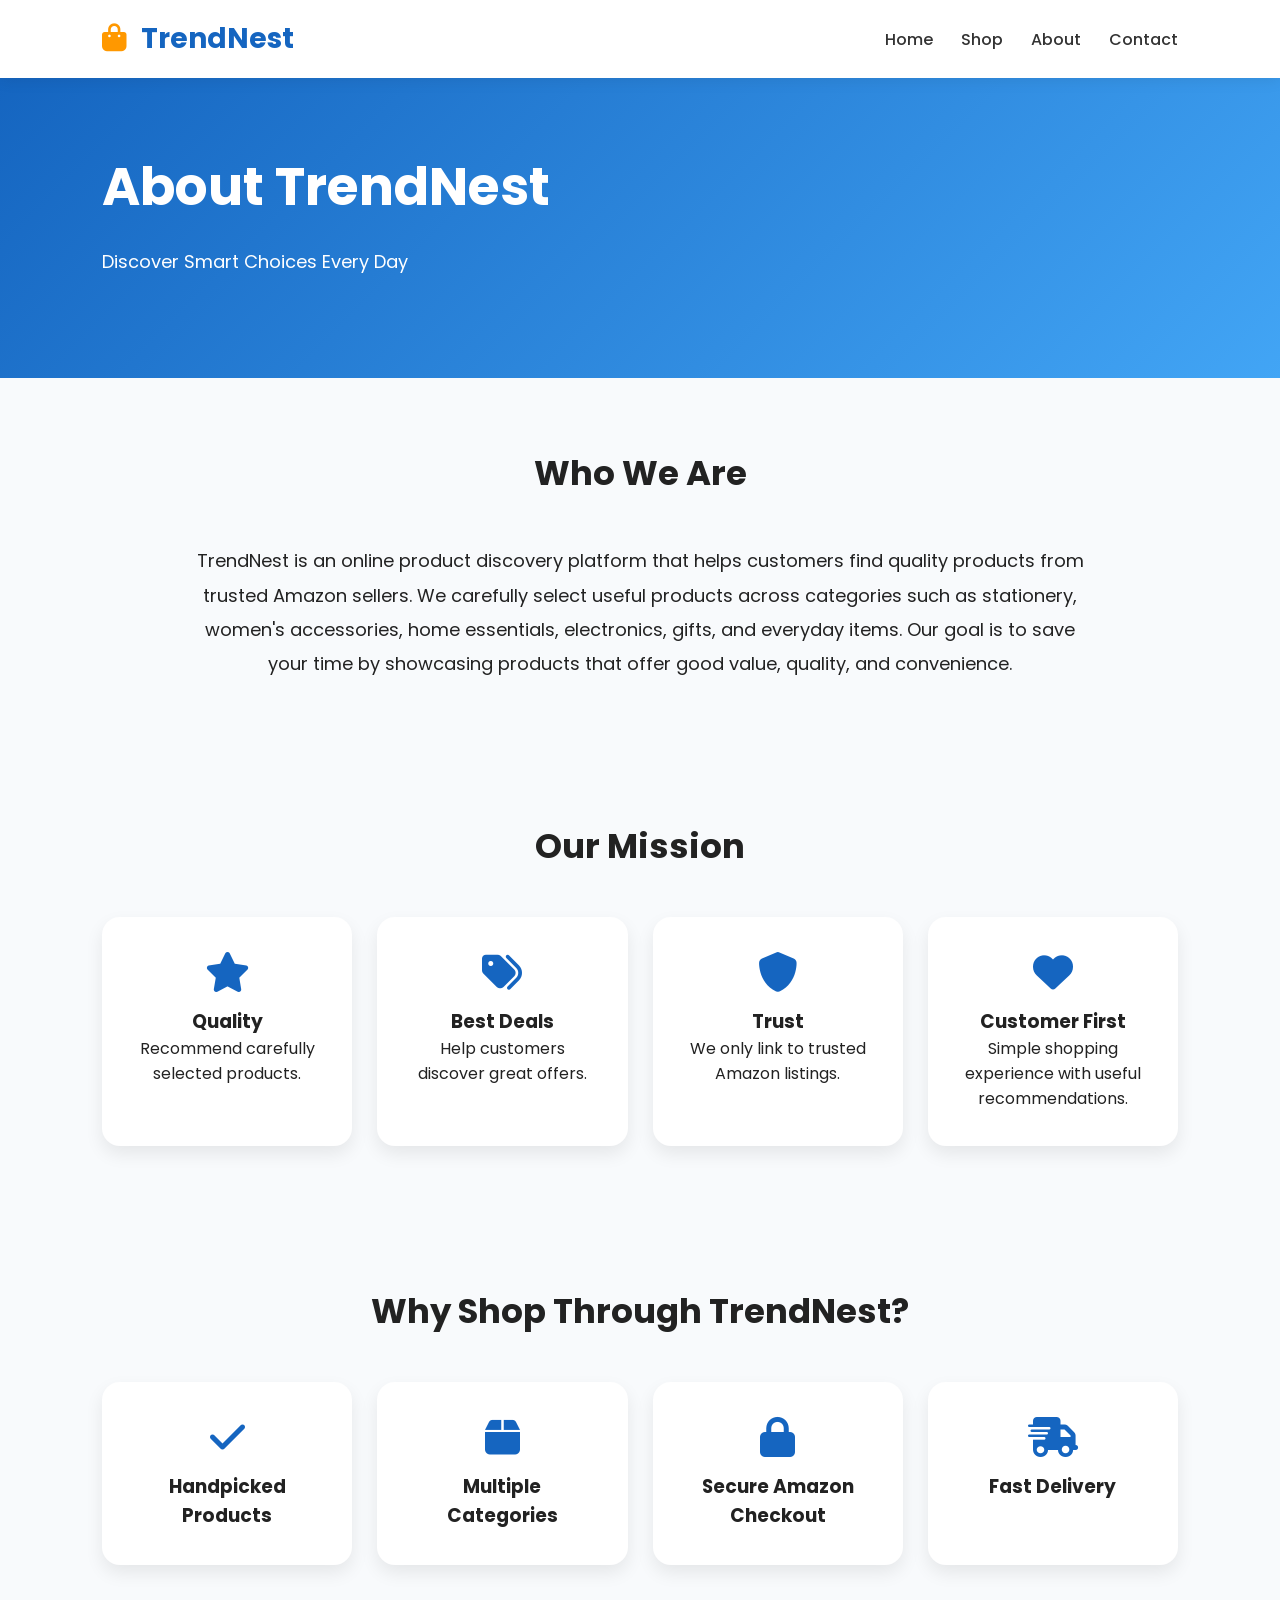
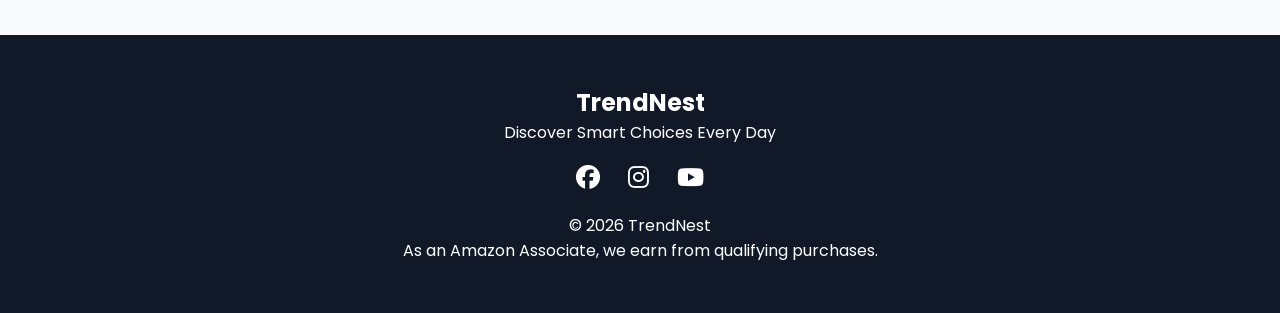
<file: about.html>
<!DOCTYPE html>
<html lang="en">

<head>

    <meta charset="UTF-8">
    <meta name="viewport" content="width=device-width, initial-scale=1.0">

    <title>About Us | TrendNest</title>

    <link rel="stylesheet" href="style.css">

    <link rel="preconnect" href="https://fonts.googleapis.com">

    <link href="https://fonts.googleapis.com/css2?family=Poppins:wght@300;400;500;600;700&display=swap" rel="stylesheet">

    <link rel="stylesheet"
    href="https://cdnjs.cloudflare.com/ajax/libs/font-awesome/6.6.0/css/all.min.css">

</head>

<body>

<header>

    <div class="logo">
        <i class="fa-solid fa-bag-shopping"></i>
        TrendNest
    </div>

    <nav>

        <ul>

            <li><a href="index.html">Home</a></li>

            <li><a href="shop.html">Shop</a></li>

            <li><a href="about.html">About</a></li>

            <li><a href="contact.html">Contact</a></li>

        </ul>

    </nav>

</header>

<section class="hero">

    <div class="hero-text">

        <h1>About TrendNest</h1>

        <p>

            Discover Smart Choices Every Day

        </p>

    </div>

</section>

<section>

    <h2>Who We Are</h2>

    <p style="text-align:center;max-width:900px;margin:auto;line-height:1.9;font-size:18px;">

        TrendNest is an online product discovery platform that helps customers
        find quality products from trusted Amazon sellers.

        We carefully select useful products across categories such as
        stationery, women's accessories, home essentials, electronics,
        gifts, and everyday items.

        Our goal is to save your time by showcasing products that offer
        good value, quality, and convenience.

    </p>

</section>

<section>

    <h2>Our Mission</h2>

    <div class="why-grid">

        <div>

            <i class="fa-solid fa-star"></i>

            <h3>Quality</h3>

            <p>

                Recommend carefully selected products.

            </p>

        </div>

        <div>

            <i class="fa-solid fa-tags"></i>

            <h3>Best Deals</h3>

            <p>

                Help customers discover great offers.

            </p>

        </div>

        <div>

            <i class="fa-solid fa-shield"></i>

            <h3>Trust</h3>

            <p>

                We only link to trusted Amazon listings.

            </p>

        </div>

        <div>

            <i class="fa-solid fa-heart"></i>

            <h3>Customer First</h3>

            <p>

                Simple shopping experience with useful recommendations.

            </p>

        </div>

    </div>

</section>

<section>

    <h2>Why Shop Through TrendNest?</h2>

    <div class="why-grid">

        <div>

            <i class="fa-solid fa-check"></i>

            <h3>Handpicked Products</h3>

        </div>

        <div>

            <i class="fa-solid fa-box"></i>

            <h3>Multiple Categories</h3>

        </div>

        <div>

            <i class="fa-solid fa-lock"></i>

            <h3>Secure Amazon Checkout</h3>

        </div>

        <div>

            <i class="fa-solid fa-truck-fast"></i>

            <h3>Fast Delivery</h3>

        </div>

    </div>

</section>

<footer>

    <div class="footer-content">

        <h2>TrendNest</h2>

        <p>

            Discover Smart Choices Every Day

        </p>

        <div class="social">

            <i class="fab fa-facebook"></i>

            <i class="fab fa-instagram"></i>

            <i class="fab fa-youtube"></i>

        </div>

        <p>

            © 2026 TrendNest

        </p>

        <p>

            As an Amazon Associate, we earn from qualifying purchases.

        </p>

    </div>

</footer>

</body>

</html>
</file>
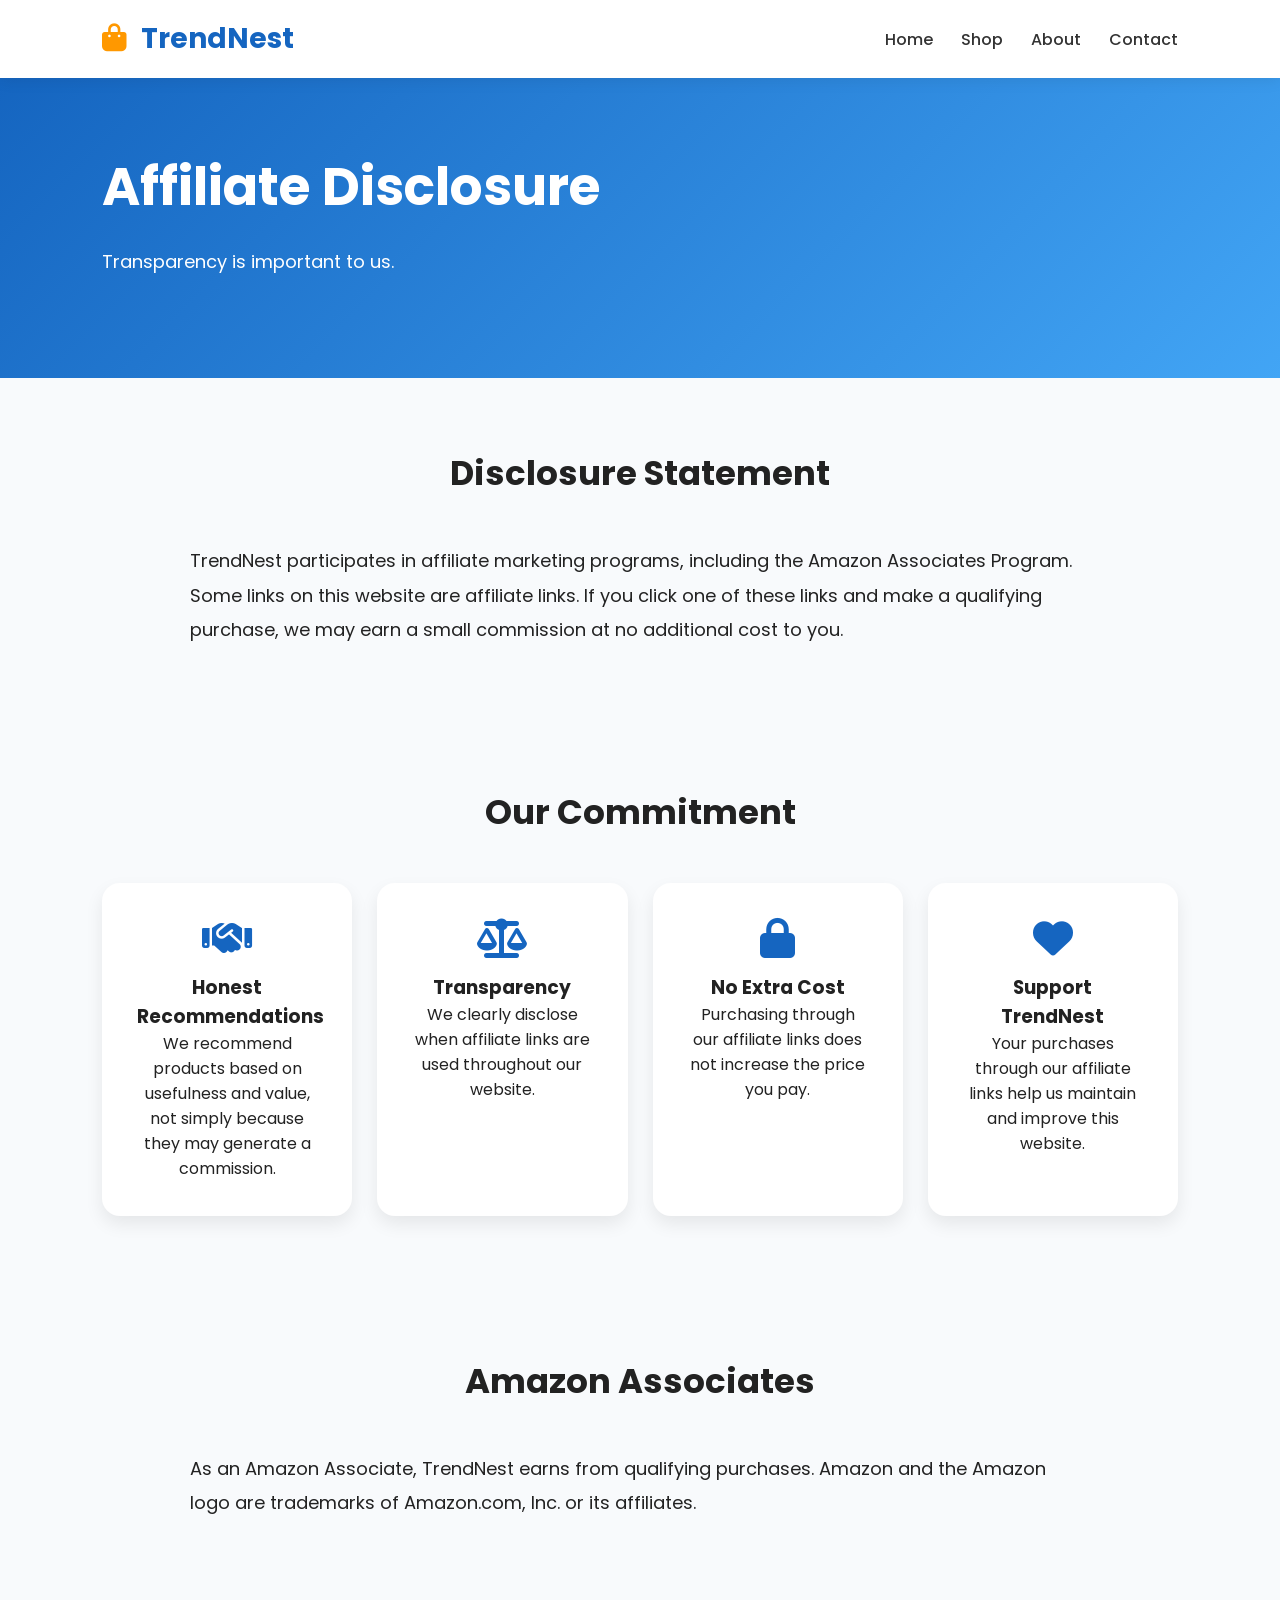
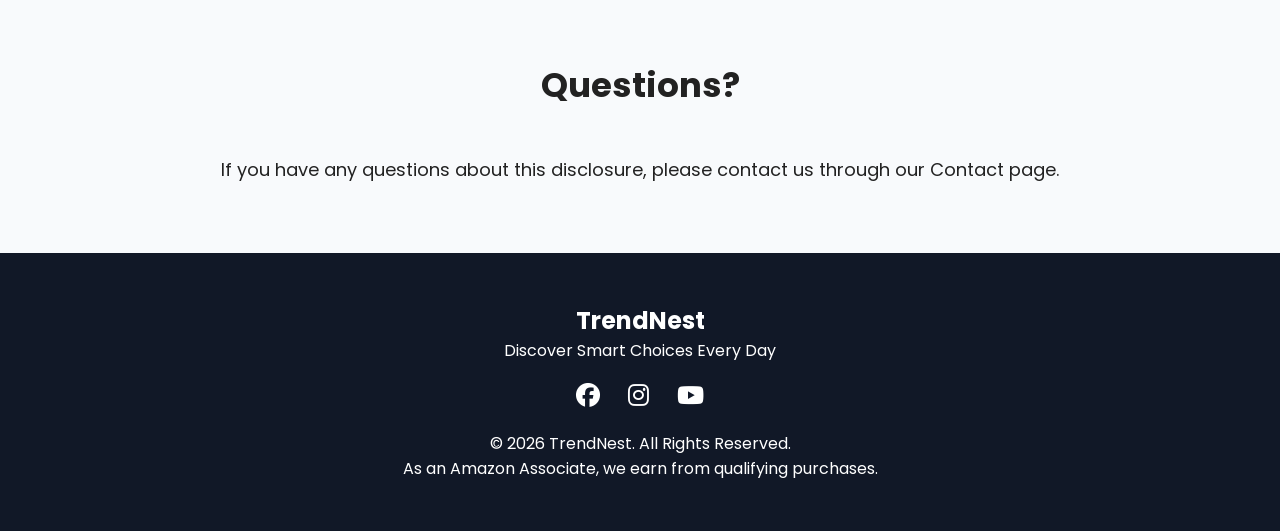
<file: affiliate-disclosure.html>
<!DOCTYPE html>
<html lang="en">

<head>

<meta charset="UTF-8">
<meta name="viewport" content="width=device-width, initial-scale=1.0">

<title>Affiliate Disclosure | TrendNest</title>

<link rel="stylesheet" href="style.css">

<link rel="preconnect" href="https://fonts.googleapis.com">

<link href="https://fonts.googleapis.com/css2?family=Poppins:wght@300;400;500;600;700&display=swap" rel="stylesheet">

<link rel="stylesheet"
href="https://cdnjs.cloudflare.com/ajax/libs/font-awesome/6.6.0/css/all.min.css">

</head>

<body>

<header>

<div class="logo">
<i class="fa-solid fa-bag-shopping"></i>
TrendNest
</div>

<nav>

<ul>

<li><a href="index.html">Home</a></li>

<li><a href="shop.html">Shop</a></li>

<li><a href="about.html">About</a></li>

<li><a href="contact.html">Contact</a></li>

</ul>

</nav>

</header>

<section class="hero">

<div class="hero-text">

<h1>Affiliate Disclosure</h1>

<p>

Transparency is important to us.

</p>

</div>

</section>

<section>

<h2>Disclosure Statement</h2>

<p style="max-width:900px;margin:auto;line-height:1.9;font-size:18px;">

TrendNest participates in affiliate marketing programs, including the
Amazon Associates Program.

Some links on this website are affiliate links. If you click one of
these links and make a qualifying purchase, we may earn a small
commission at no additional cost to you.

</p>

</section>

<section>

<h2>Our Commitment</h2>

<div class="why-grid">

<div>

<i class="fa-solid fa-handshake"></i>

<h3>Honest Recommendations</h3>

<p>

We recommend products based on usefulness and value, not simply because
they may generate a commission.

</p>

</div>

<div>

<i class="fa-solid fa-scale-balanced"></i>

<h3>Transparency</h3>

<p>

We clearly disclose when affiliate links are used throughout our
website.

</p>

</div>

<div>

<i class="fa-solid fa-lock"></i>

<h3>No Extra Cost</h3>

<p>

Purchasing through our affiliate links does not increase the price you
pay.

</p>

</div>

<div>

<i class="fa-solid fa-heart"></i>

<h3>Support TrendNest</h3>

<p>

Your purchases through our affiliate links help us maintain and improve
this website.

</p>

</div>

</div>

</section>

<section>

<h2>Amazon Associates</h2>

<p style="max-width:900px;margin:auto;line-height:1.9;font-size:18px;">

As an Amazon Associate, TrendNest earns from qualifying purchases.
Amazon and the Amazon logo are trademarks of Amazon.com, Inc. or its
affiliates.

</p>

</section>

<section>

<h2>Questions?</h2>

<p style="text-align:center;font-size:18px;">

If you have any questions about this disclosure, please contact us
through our Contact page.

</p>

</section>

<footer>

<div class="footer-content">

<h2>TrendNest</h2>

<p>

Discover Smart Choices Every Day

</p>

<div class="social">

<i class="fab fa-facebook"></i>

<i class="fab fa-instagram"></i>

<i class="fab fa-youtube"></i>

</div>

<p>

© 2026 TrendNest. All Rights Reserved.

</p>

<p>

As an Amazon Associate, we earn from qualifying purchases.

</p>

</div>

</footer>

</body>

</html>
</file>
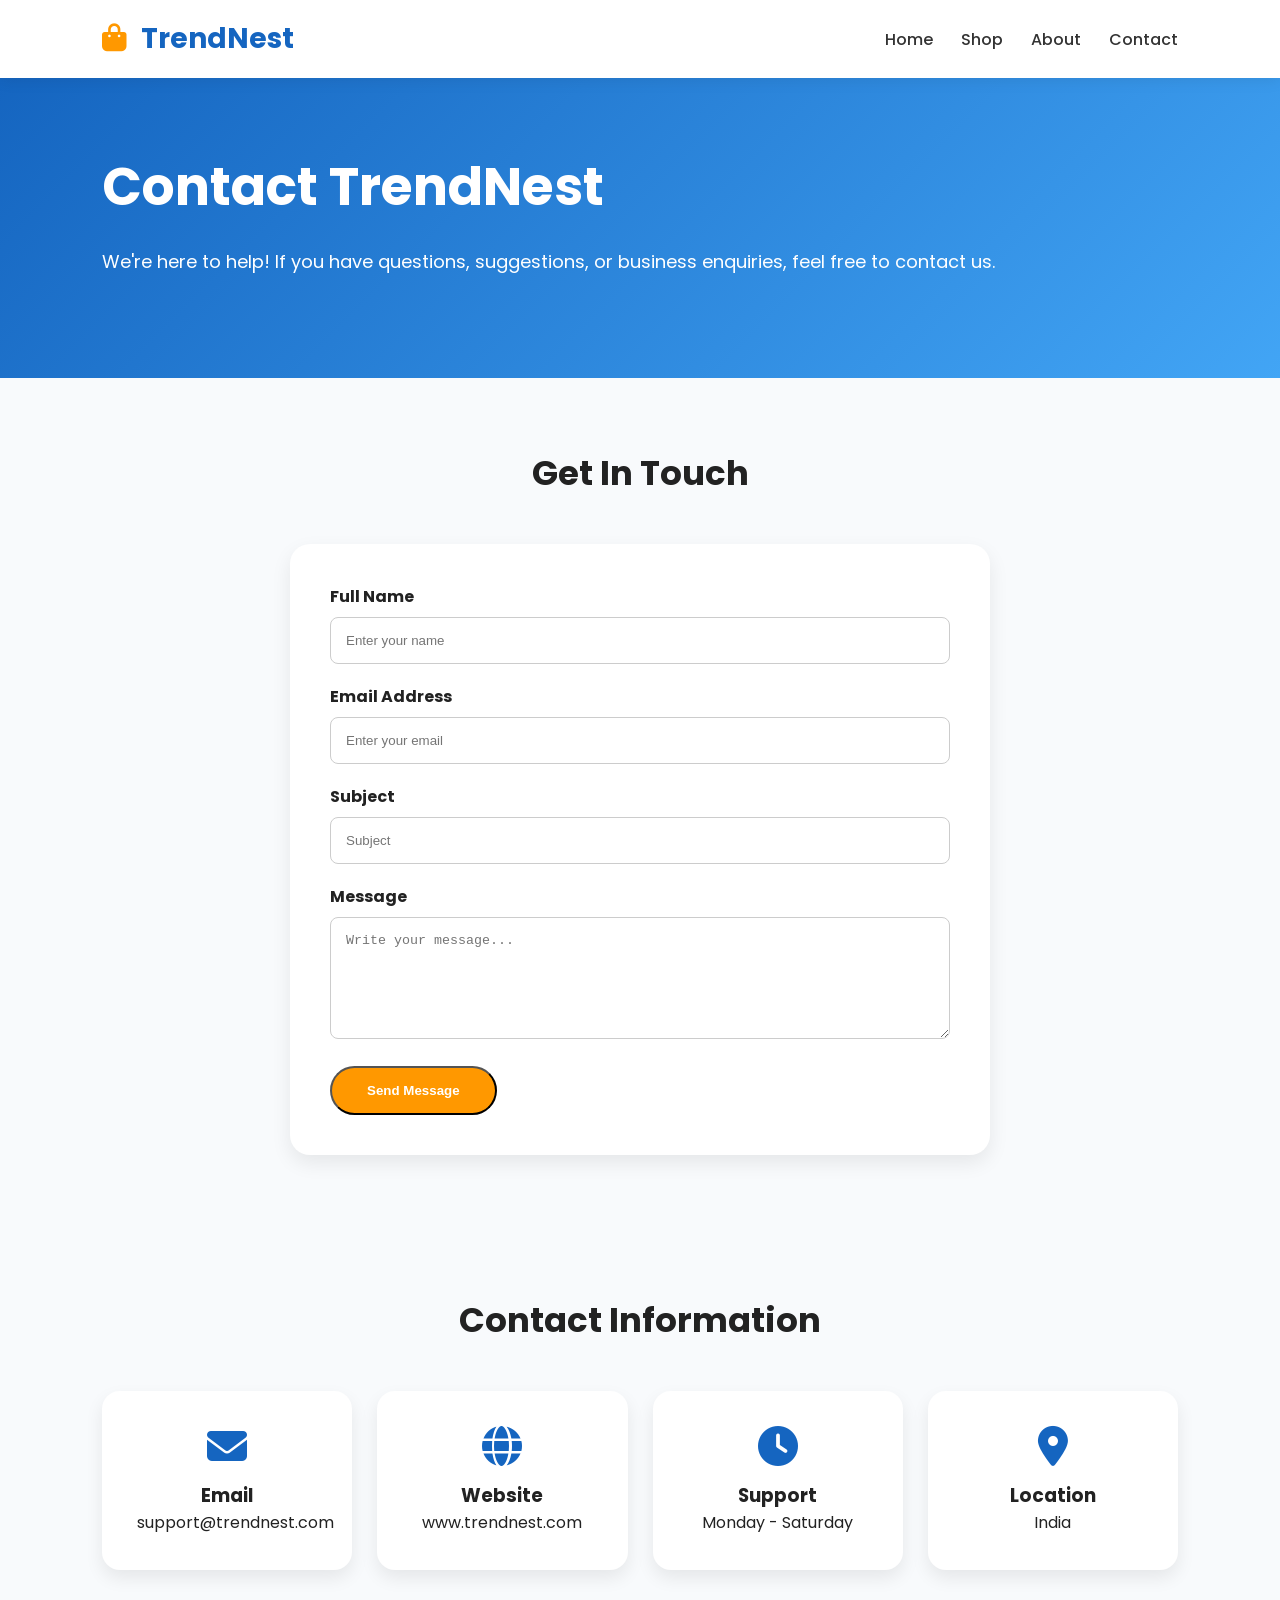
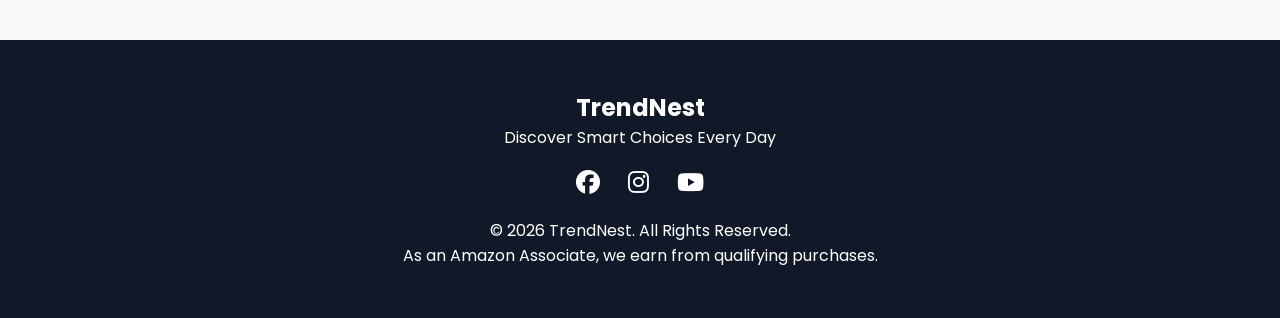
<file: contact.html>
<!DOCTYPE html>
<html lang="en">

<head>

<meta charset="UTF-8">
<meta name="viewport" content="width=device-width, initial-scale=1.0">

<title>Contact Us | TrendNest</title>

<link rel="stylesheet" href="style.css">

<link rel="preconnect" href="https://fonts.googleapis.com">

<link href="https://fonts.googleapis.com/css2?family=Poppins:wght@300;400;500;600;700&display=swap" rel="stylesheet">

<link rel="stylesheet"
href="https://cdnjs.cloudflare.com/ajax/libs/font-awesome/6.6.0/css/all.min.css">

</head>

<body>

<header>

<div class="logo">
<i class="fa-solid fa-bag-shopping"></i>
TrendNest
</div>

<nav>

<ul>

<li><a href="index.html">Home</a></li>

<li><a href="shop.html">Shop</a></li>

<li><a href="about.html">About</a></li>

<li><a href="contact.html">Contact</a></li>

</ul>

</nav>

</header>

<section class="hero">

<div class="hero-text">

<h1>Contact TrendNest</h1>

<p>
We're here to help! If you have questions, suggestions,
or business enquiries, feel free to contact us.
</p>

</div>

</section>

<section>

<h2>Get In Touch</h2>

<div style="max-width:700px;margin:auto;background:#fff;padding:40px;border-radius:20px;box-shadow:0 8px 20px rgba(0,0,0,.08);">

<form id="contactForm">

<div style="margin-bottom:20px;">

<label><strong>Full Name</strong></label>

<input
type="text"
id="name"
placeholder="Enter your name"
required
style="width:100%;padding:15px;border:1px solid #ccc;border-radius:8px;margin-top:8px;">

</div>

<div style="margin-bottom:20px;">

<label><strong>Email Address</strong></label>

<input
type="email"
id="email"
placeholder="Enter your email"
required
style="width:100%;padding:15px;border:1px solid #ccc;border-radius:8px;margin-top:8px;">

</div>

<div style="margin-bottom:20px;">

<label><strong>Subject</strong></label>

<input
type="text"
id="subject"
placeholder="Subject"
style="width:100%;padding:15px;border:1px solid #ccc;border-radius:8px;margin-top:8px;">

</div>

<div style="margin-bottom:20px;">

<label><strong>Message</strong></label>

<textarea
id="message"
rows="6"
placeholder="Write your message..."
required
style="width:100%;padding:15px;border:1px solid #ccc;border-radius:8px;margin-top:8px;"></textarea>

</div>

<button
type="submit"
class="btn">

Send Message

</button>

</form>

</div>

</section>

<section>

<h2>Contact Information</h2>

<div class="why-grid">

<div>

<i class="fa-solid fa-envelope"></i>

<h3>Email</h3>

<p>support@trendnest.com</p>

</div>

<div>

<i class="fa-solid fa-globe"></i>

<h3>Website</h3>

<p>www.trendnest.com</p>

</div>

<div>

<i class="fa-solid fa-clock"></i>

<h3>Support</h3>

<p>Monday - Saturday</p>

</div>

<div>

<i class="fa-solid fa-location-dot"></i>

<h3>Location</h3>

<p>India</p>

</div>

</div>

</section>

<footer>

<div class="footer-content">

<h2>TrendNest</h2>

<p>Discover Smart Choices Every Day</p>

<div class="social">

<i class="fab fa-facebook"></i>

<i class="fab fa-instagram"></i>

<i class="fab fa-youtube"></i>

</div>

<p>© 2026 TrendNest. All Rights Reserved.</p>

<p>
As an Amazon Associate, we earn from qualifying purchases.
</p>

</div>

</footer>

<script>

document.getElementById("contactForm").addEventListener("submit",function(e){

e.preventDefault();

alert("Thank you for contacting TrendNest. We will get back to you soon.");

this.reset();

});

</script>

</body>

</html>
</file>
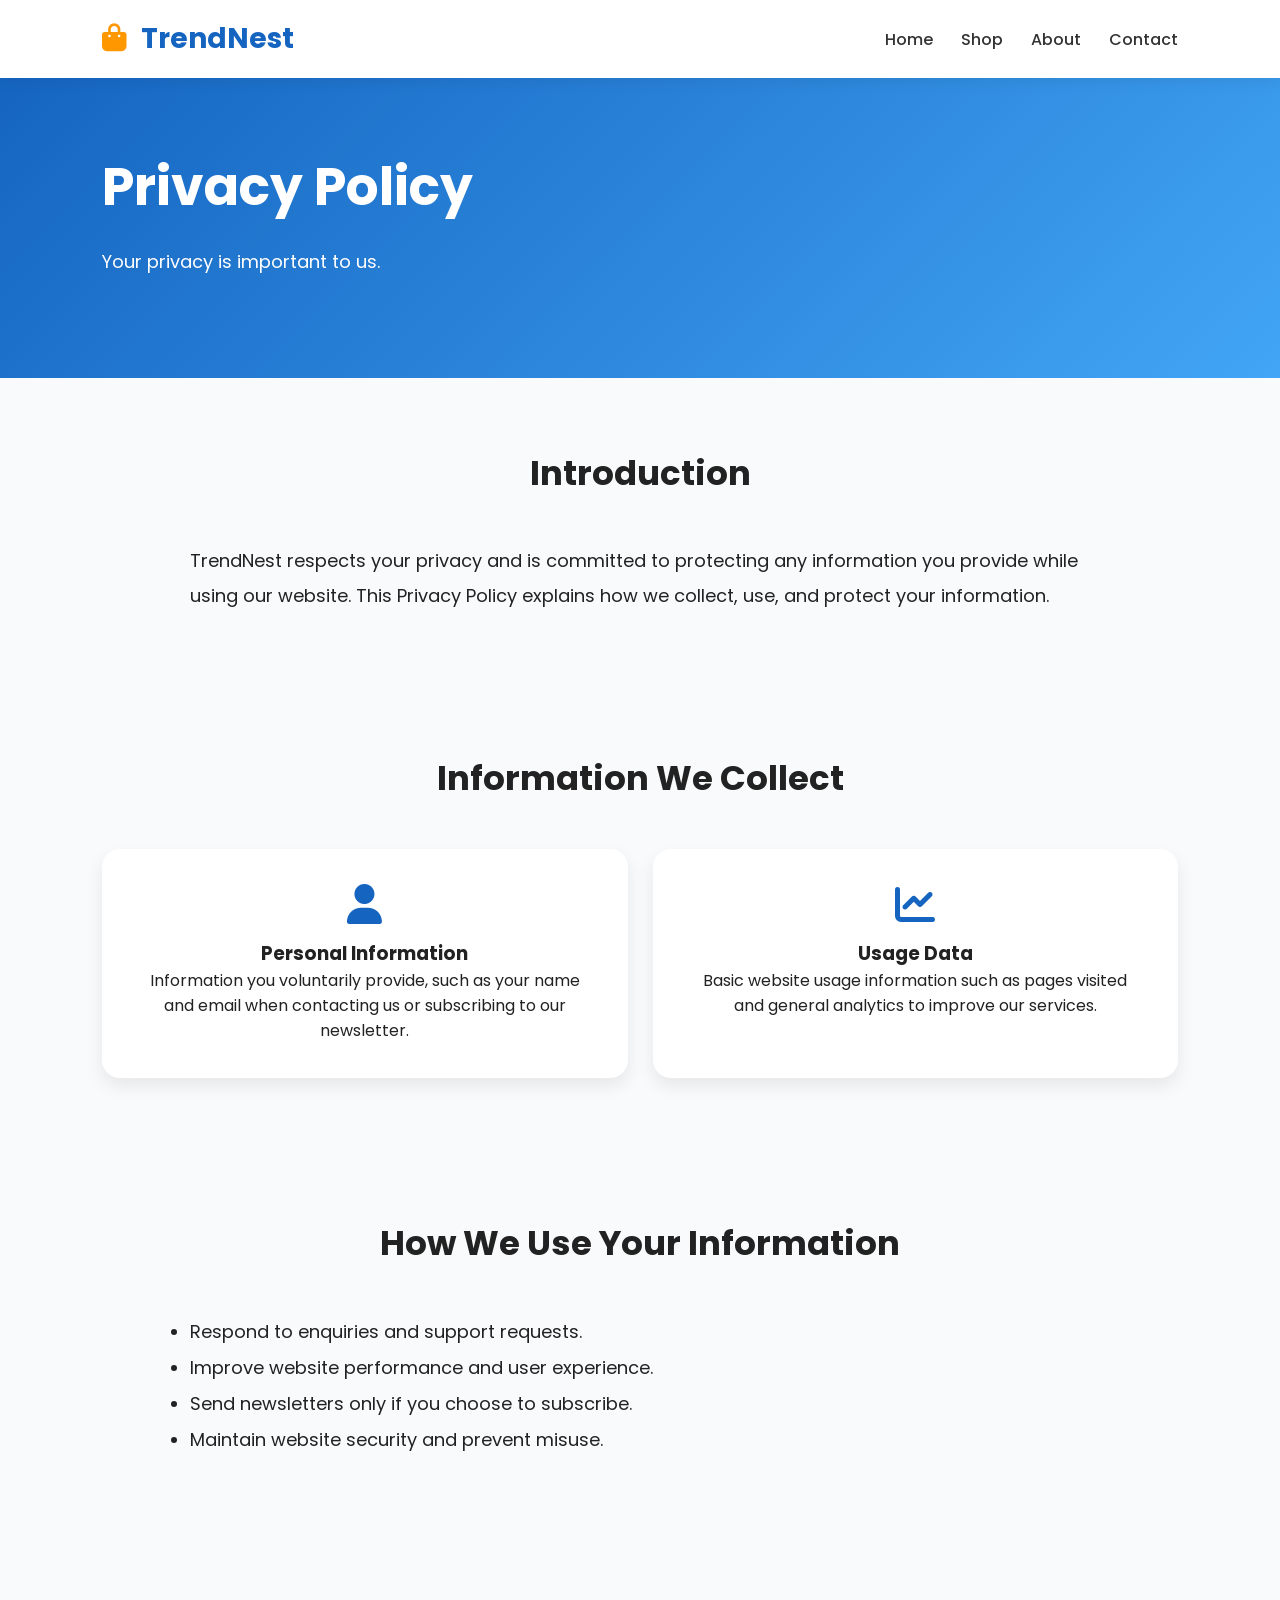
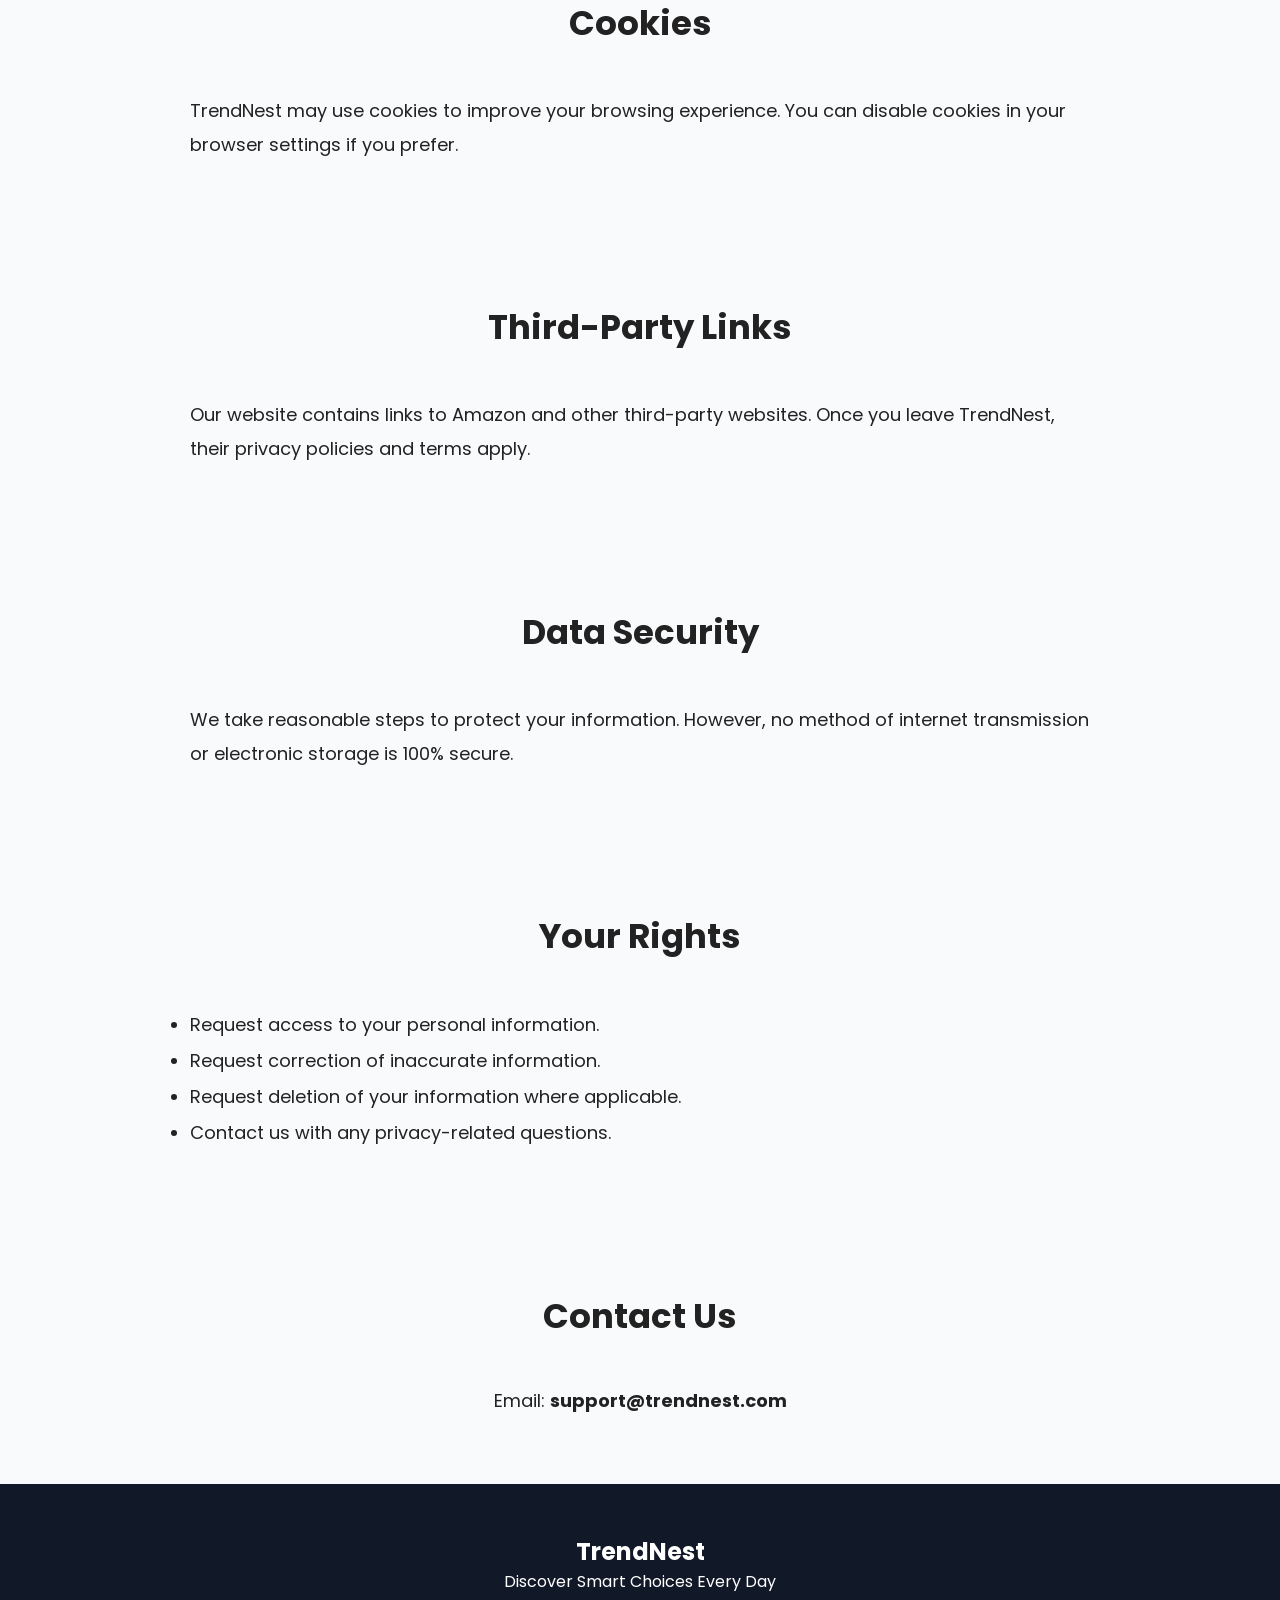
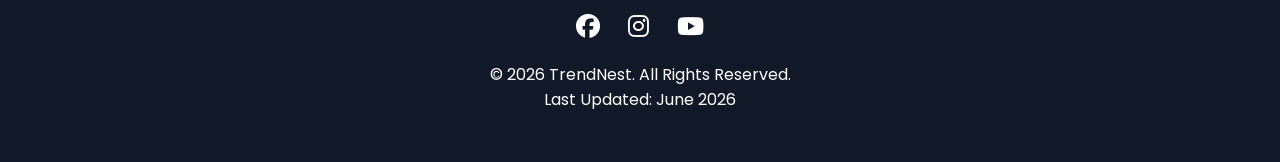
<file: privacy.html>
<!DOCTYPE html>
<html lang="en">

<head>

<meta charset="UTF-8">
<meta name="viewport" content="width=device-width, initial-scale=1.0">

<title>Privacy Policy | TrendNest</title>

<link rel="stylesheet" href="style.css">

<link rel="preconnect" href="https://fonts.googleapis.com">

<link href="https://fonts.googleapis.com/css2?family=Poppins:wght@300;400;500;600;700&display=swap" rel="stylesheet">

<link rel="stylesheet"
href="https://cdnjs.cloudflare.com/ajax/libs/font-awesome/6.6.0/css/all.min.css">

</head>

<body>

<header>

<div class="logo">
<i class="fa-solid fa-bag-shopping"></i>
TrendNest
</div>

<nav>

<ul>

<li><a href="index.html">Home</a></li>

<li><a href="shop.html">Shop</a></li>

<li><a href="about.html">About</a></li>

<li><a href="contact.html">Contact</a></li>

</ul>

</nav>

</header>

<section class="hero">

<div class="hero-text">

<h1>Privacy Policy</h1>

<p>

Your privacy is important to us.

</p>

</div>

</section>

<section>

<h2>Introduction</h2>

<p style="max-width:900px;margin:auto;line-height:1.9;font-size:18px;">

TrendNest respects your privacy and is committed to protecting any
information you provide while using our website.

This Privacy Policy explains how we collect, use, and protect your
information.

</p>

</section>

<section>

<h2>Information We Collect</h2>

<div class="why-grid">

<div>

<i class="fa-solid fa-user"></i>

<h3>Personal Information</h3>

<p>

Information you voluntarily provide, such as your name and email when
contacting us or subscribing to our newsletter.

</p>

</div>

<div>

<i class="fa-solid fa-chart-line"></i>

<h3>Usage Data</h3>

<p>

Basic website usage information such as pages visited and general
analytics to improve our services.

</p>

</div>

</div>

</section>

<section>

<h2>How We Use Your Information</h2>

<ul style="max-width:900px;margin:auto;line-height:2;font-size:18px;">

<li>Respond to enquiries and support requests.</li>

<li>Improve website performance and user experience.</li>

<li>Send newsletters only if you choose to subscribe.</li>

<li>Maintain website security and prevent misuse.</li>

</ul>

</section>

<section>

<h2>Cookies</h2>

<p style="max-width:900px;margin:auto;line-height:1.9;font-size:18px;">

TrendNest may use cookies to improve your browsing experience.
You can disable cookies in your browser settings if you prefer.

</p>

</section>

<section>

<h2>Third-Party Links</h2>

<p style="max-width:900px;margin:auto;line-height:1.9;font-size:18px;">

Our website contains links to Amazon and other third-party websites.
Once you leave TrendNest, their privacy policies and terms apply.

</p>

</section>

<section>

<h2>Data Security</h2>

<p style="max-width:900px;margin:auto;line-height:1.9;font-size:18px;">

We take reasonable steps to protect your information.
However, no method of internet transmission or electronic storage is
100% secure.

</p>

</section>

<section>

<h2>Your Rights</h2>

<ul style="max-width:900px;margin:auto;line-height:2;font-size:18px;">

<li>Request access to your personal information.</li>

<li>Request correction of inaccurate information.</li>

<li>Request deletion of your information where applicable.</li>

<li>Contact us with any privacy-related questions.</li>

</ul>

</section>

<section>

<h2>Contact Us</h2>

<p style="text-align:center;font-size:18px;">

Email:
<strong>support@trendnest.com</strong>

</p>

</section>

<footer>

<div class="footer-content">

<h2>TrendNest</h2>

<p>

Discover Smart Choices Every Day

</p>

<div class="social">

<i class="fab fa-facebook"></i>

<i class="fab fa-instagram"></i>

<i class="fab fa-youtube"></i>

</div>

<p>

© 2026 TrendNest. All Rights Reserved.

</p>

<p>

Last Updated: June 2026

</p>

</div>

</footer>

</body>

</html>
</file>
<file: style.css>
/* ===========================
   TrendNest - style.css
=========================== */

*{
    margin:0;
    padding:0;
    box-sizing:border-box;
}

html{
    scroll-behavior:smooth;
}

body{
    font-family:'Poppins',sans-serif;
    background:#f8fafc;
    color:#222;
}

/* ================= HEADER ================= */

header{
    position:sticky;
    top:0;
    width:100%;
    background:#fff;
    display:flex;
    justify-content:space-between;
    align-items:center;
    padding:18px 8%;
    box-shadow:0 2px 15px rgba(0,0,0,.08);
    z-index:1000;
}

.logo{
    font-size:28px;
    font-weight:700;
    color:#1565c0;
}

.logo i{
    color:#ff9800;
    margin-right:8px;
}

nav ul{
    display:flex;
    list-style:none;
    gap:28px;
}

nav a{
    text-decoration:none;
    color:#333;
    font-weight:500;
    transition:.3s;
}

nav a:hover{
    color:#1565c0;
}

/* ================= HERO ================= */

.hero{
    display:flex;
    justify-content:space-between;
    align-items:center;
    padding:70px 8%;
    background:linear-gradient(135deg,#1565c0,#42a5f5);
    color:#fff;
    gap:40px;
}

.hero-text{
    flex:1;
}

.hero-text h1{
    font-size:52px;
    margin-bottom:20px;
}

.hero-text p{
    font-size:18px;
    line-height:1.8;
    margin-bottom:30px;
}

.hero-image{
    flex:1;
    text-align:center;
}

.hero-image img{
    max-width:100%;
    max-height:420px;
}

/* Button */

.btn{
    display:inline-block;
    padding:15px 35px;
    background:#ff9800;
    color:#fff;
    border-radius:50px;
    text-decoration:none;
    font-weight:600;
    transition:.3s;
}

.btn:hover{
    background:#ef6c00;
    transform:translateY(-3px);
}

/* ================= SECTION ================= */

section{
    padding:70px 8%;
}

section h2{
    text-align:center;
    font-size:34px;
    margin-bottom:45px;
}

/* ================= CATEGORY ================= */

.category-grid{
    display:grid;
    grid-template-columns:repeat(auto-fit,minmax(220px,1fr));
    gap:25px;
}

.category-card{
    background:#fff;
    border-radius:18px;
    text-align:center;
    padding:35px 20px;
    font-size:50px;
    box-shadow:0 8px 18px rgba(0,0,0,.08);
    transition:.3s;
    cursor:pointer;
}

.category-card h3{
    margin-top:18px;
    font-size:20px;
}

.category-card:hover{
    transform:translateY(-10px);
}

/* ================= SEARCH ================= */

.search-section{
    display:flex;
    justify-content:center;
}

#searchBox{
    width:100%;
    max-width:700px;
    padding:15px 20px;
    border-radius:50px;
    border:2px solid #ddd;
    font-size:17px;
    outline:none;
}

#searchBox:focus{
    border-color:#1565c0;
}

/* ================= PRODUCTS ================= */

#product-container{
    display:grid;
    grid-template-columns:repeat(auto-fit,minmax(250px,1fr));
    gap:30px;
}

.product-card{
    background:#fff;
    border-radius:20px;
    overflow:hidden;
    box-shadow:0 10px 20px rgba(0,0,0,.08);
    transition:.3s;
}

.product-card:hover{
    transform:translateY(-8px);
}

.product-card img{
    width:100%;
    height:250px;
    object-fit:cover;
}

.product-content{
    padding:20px;
}

.product-content h3{
    margin-bottom:10px;
}

.price{
    color:#1565c0;
    font-size:22px;
    font-weight:700;
    margin:12px 0;
}

.buy-btn{
    display:block;
    text-align:center;
    background:#ff9800;
    color:#fff;
    text-decoration:none;
    padding:12px;
    border-radius:8px;
    font-weight:600;
    transition:.3s;
}

.buy-btn:hover{
    background:#ef6c00;
}

/* ================= WHY ================= */

.why-grid{
    display:grid;
    grid-template-columns:repeat(auto-fit,minmax(220px,1fr));
    gap:25px;
}

.why-grid div{
    background:#fff;
    text-align:center;
    padding:35px;
    border-radius:18px;
    box-shadow:0 8px 18px rgba(0,0,0,.08);
}

.why-grid i{
    font-size:40px;
    color:#1565c0;
    margin-bottom:15px;
}

/* ================= NEWSLETTER ================= */

.newsletter{
    text-align:center;
    background:#1565c0;
    color:#fff;
}

.newsletter p{
    margin:20px 0;
}

.newsletter form{
    display:flex;
    justify-content:center;
    gap:10px;
    flex-wrap:wrap;
}

.newsletter input{
    padding:15px;
    width:350px;
    border:none;
    border-radius:50px;
}

.newsletter button{
    padding:15px 30px;
    border:none;
    border-radius:50px;
    background:#ff9800;
    color:#fff;
    cursor:pointer;
    font-weight:600;
}

/* ================= FOOTER ================= */

footer{
    background:#111827;
    color:#fff;
    text-align:center;
    padding:50px 20px;
}

.social{
    margin:20px 0;
}

.social i{
    font-size:24px;
    margin:0 12px;
    cursor:pointer;
    transition:.3s;
}

.social i:hover{
    color:#ff9800;
}

/* ================= RESPONSIVE ================= */

@media(max-width:900px){

.hero{
    flex-direction:column;
    text-align:center;
}

.hero-text h1{
    font-size:38px;
}

header{
    flex-direction:column;
    gap:15px;
}

nav ul{
    flex-wrap:wrap;
    justify-content:center;
}

.newsletter input{
    width:100%;
}

}

@media(max-width:600px){

.hero-text h1{
    font-size:30px;
}

section h2{
    font-size:28px;
}

.btn{
    width:100%;
    text-align:center;
}

}
</file>
